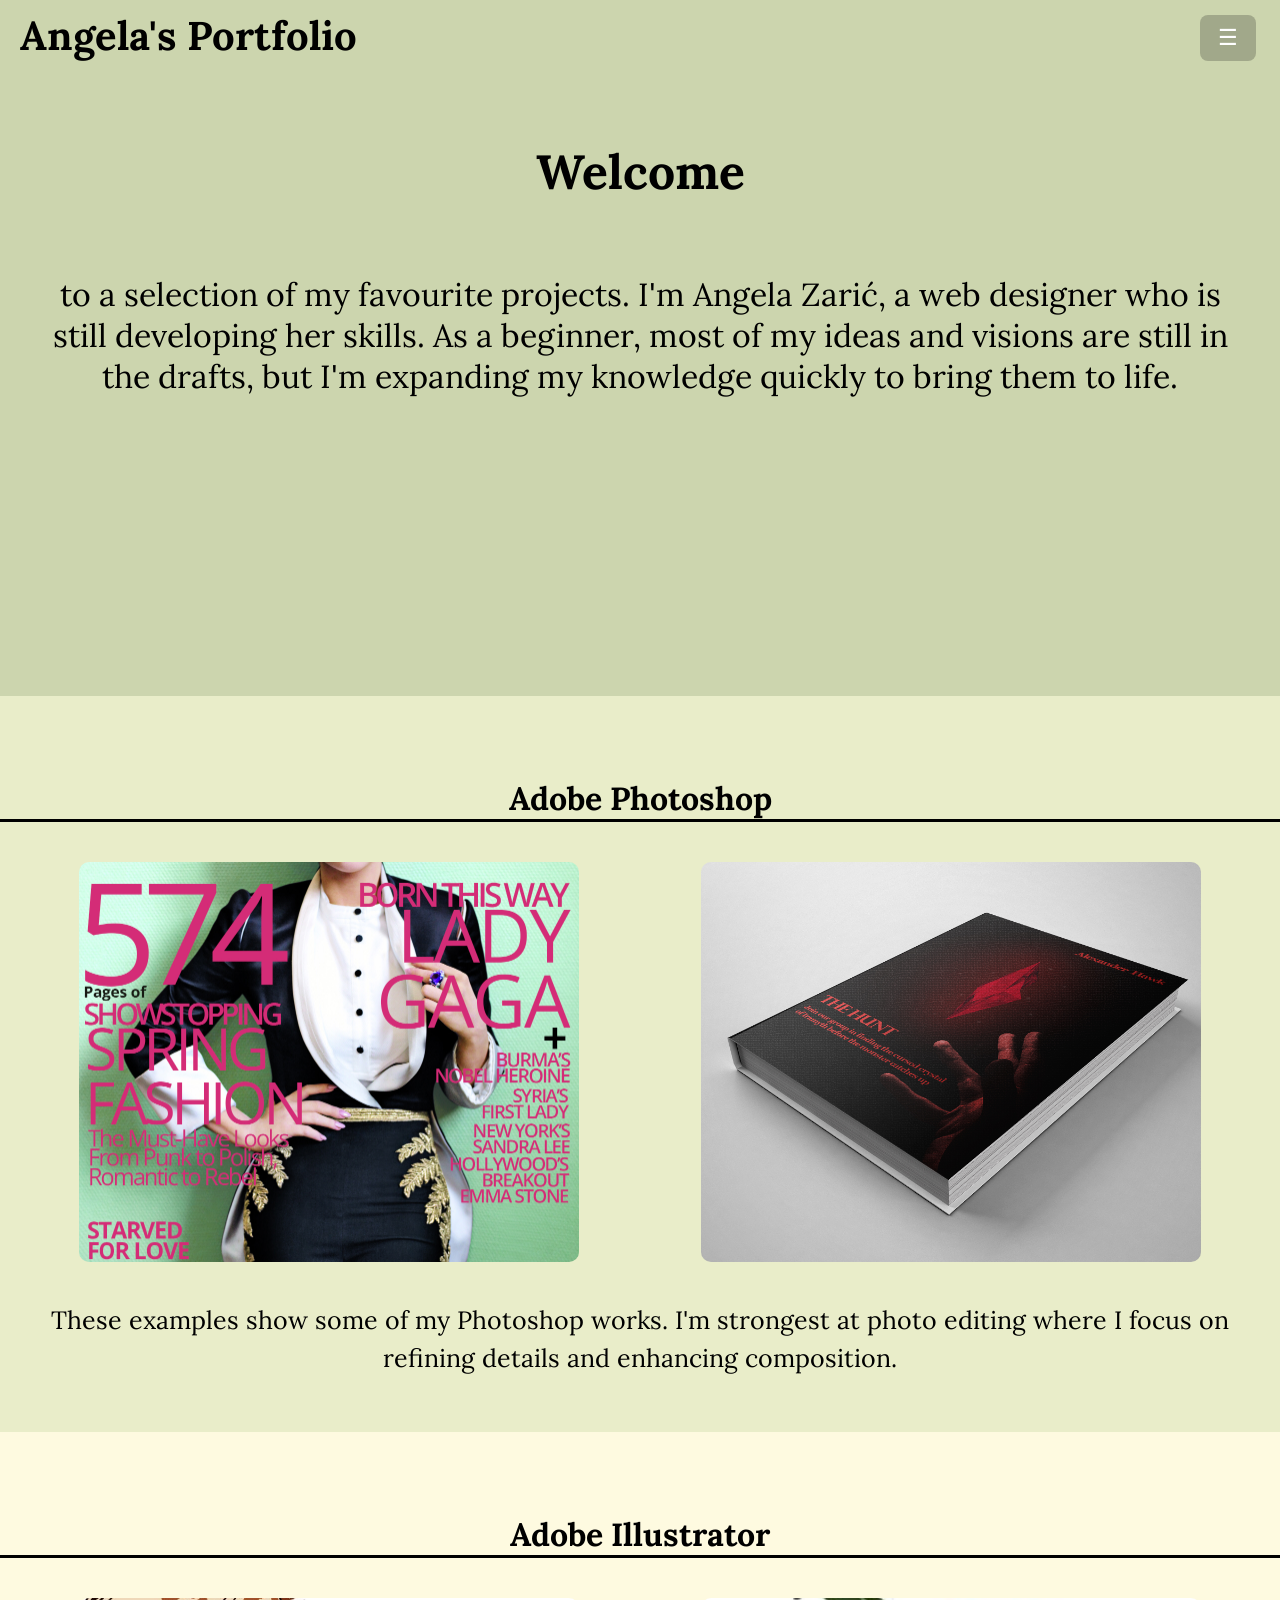
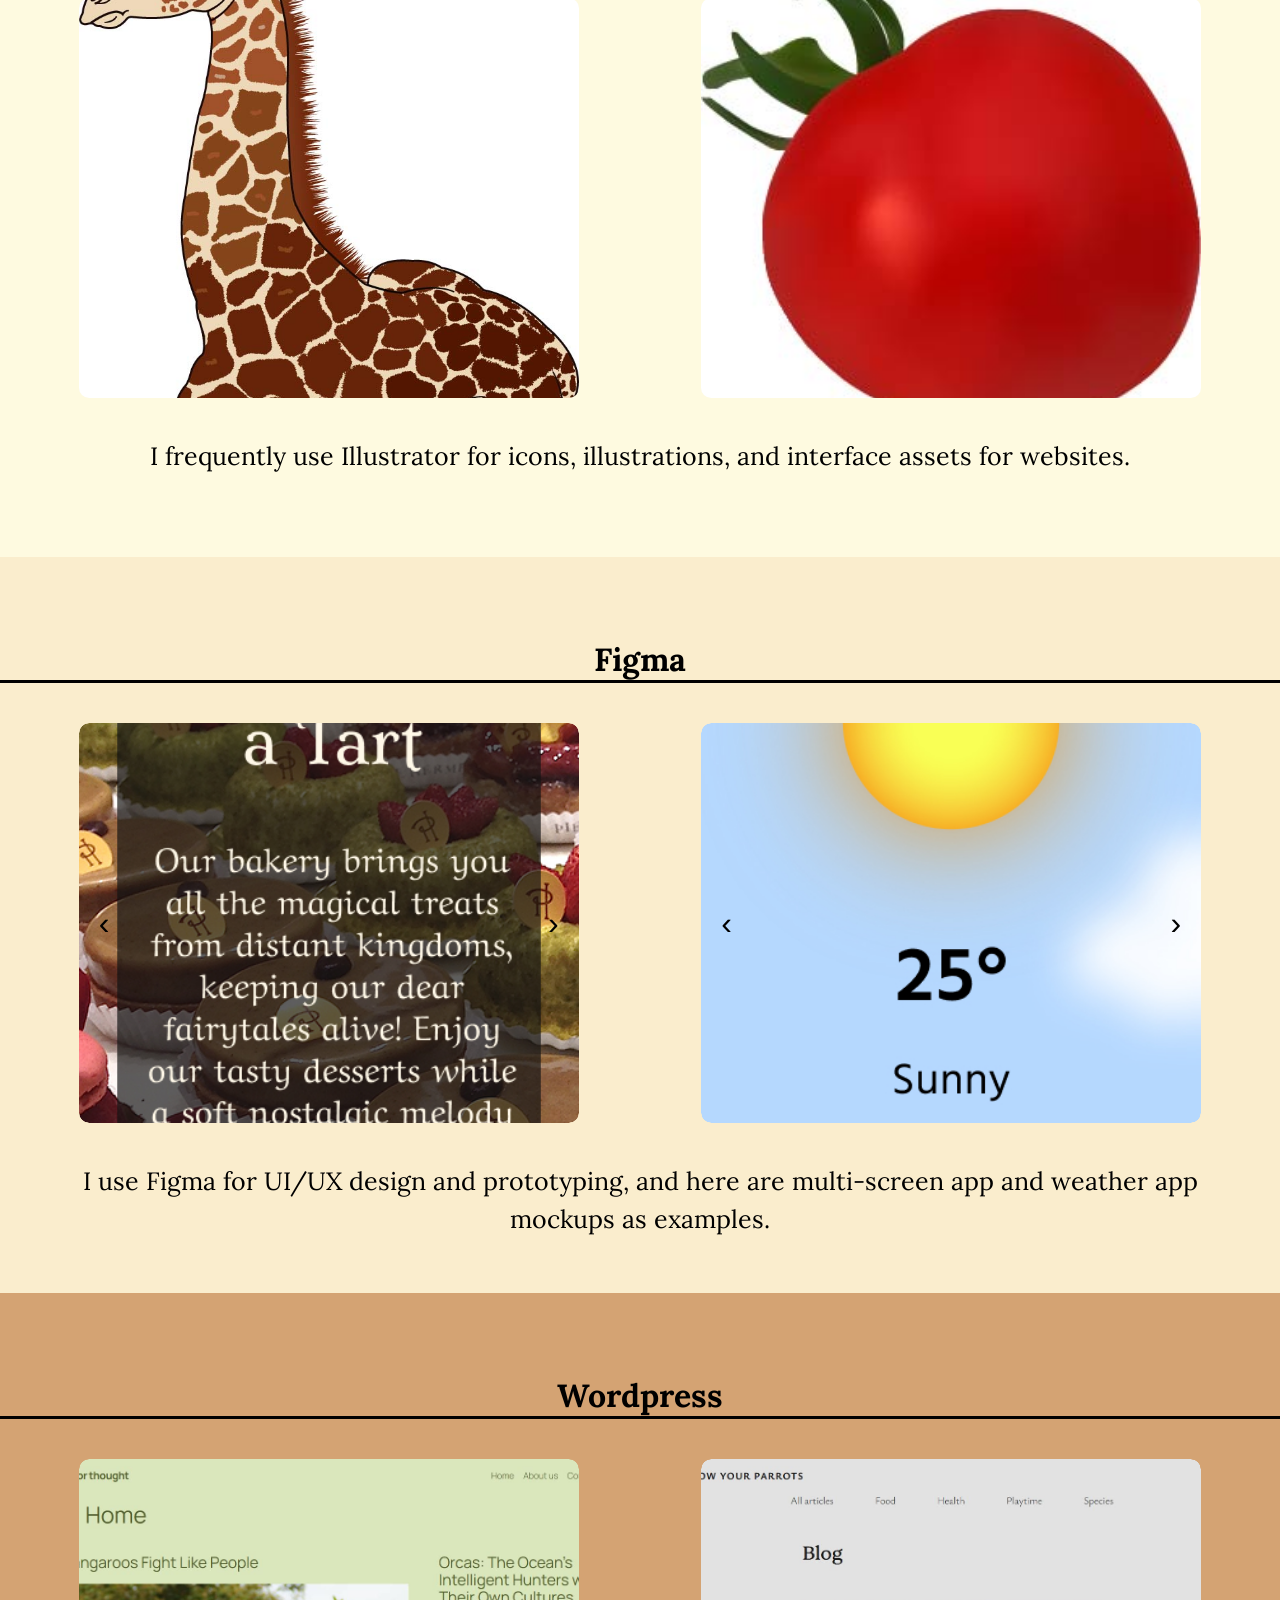
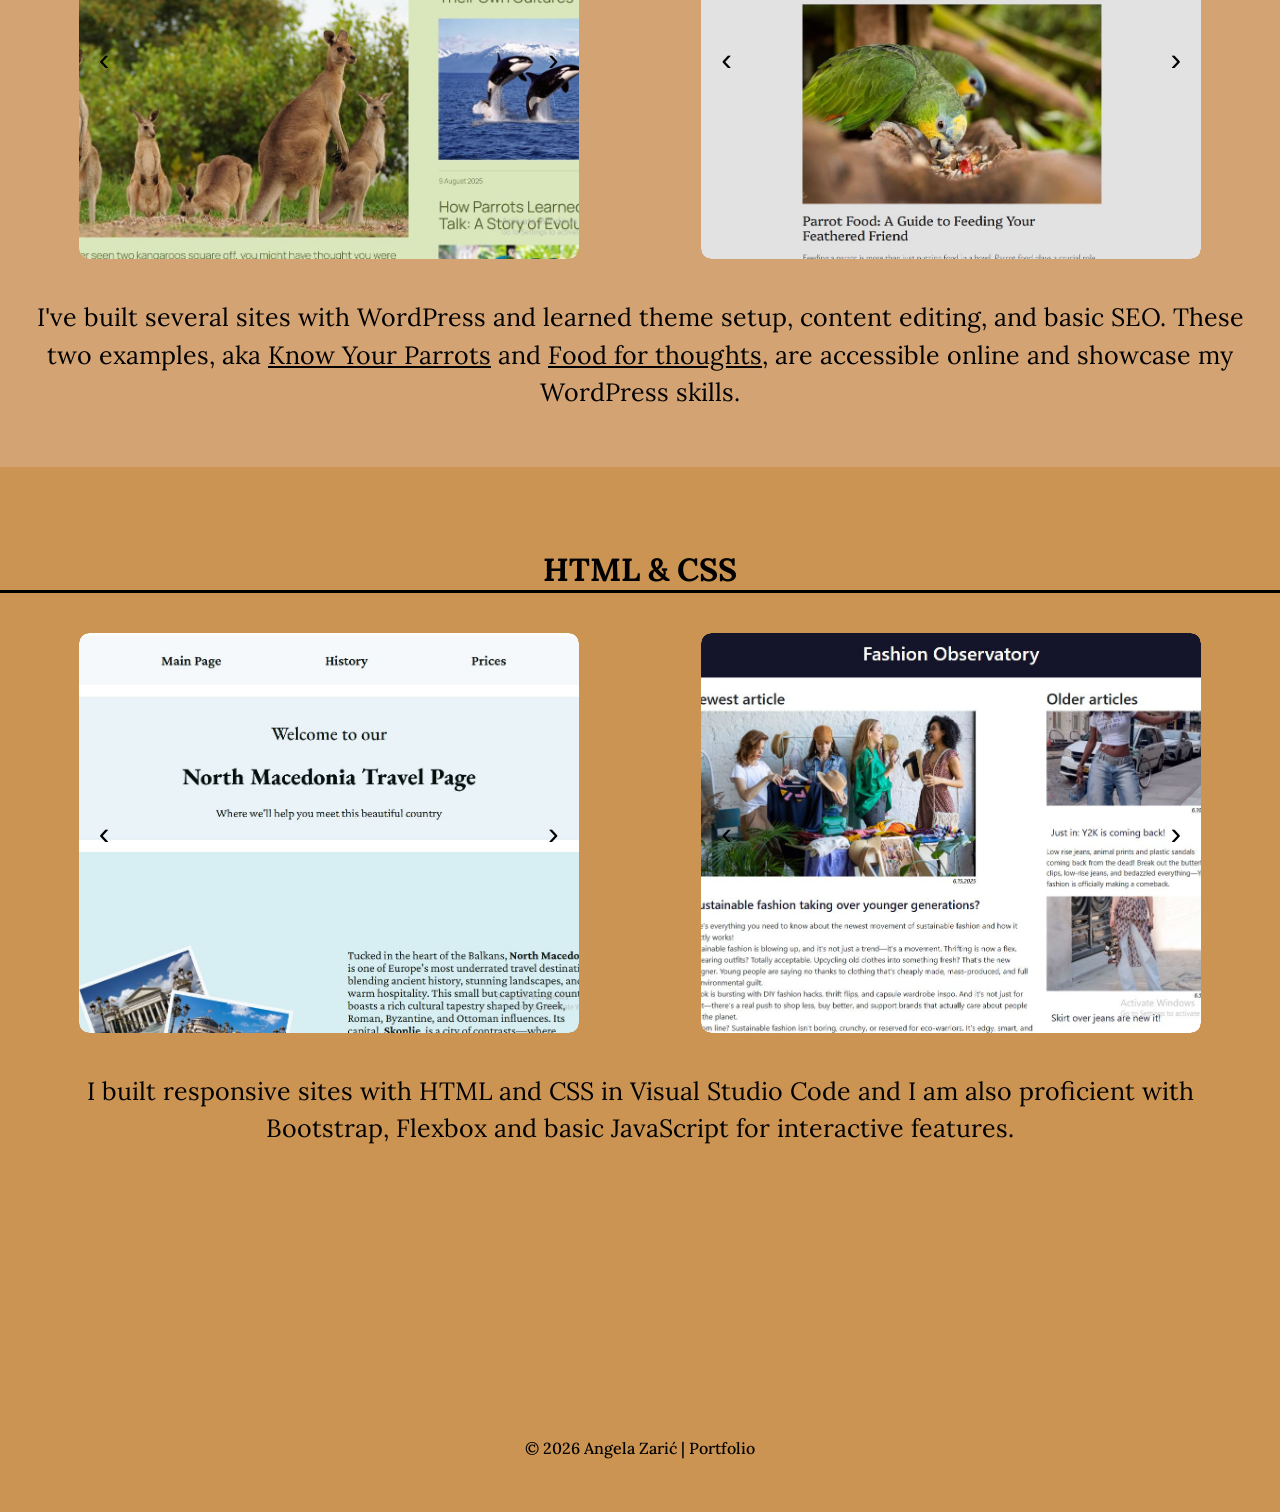
<file: index.html>
<!DOCTYPE html>
<html lang="en">
    <head>
        <meta charset="UTF-8">
        <meta description="A little portfolio that showcases everything I have done over the year in IT Academy.">
        <meta name = "viewport" content="width=device-width, initial-scale=1.0">
        <link rel="stylesheet" href="stylesheet.css">
        <link href="https://fonts.googleapis.com/css2?family=Crimson+Pro:ital,wght@0,200..900;1,200..900&family=EB+Garamond:ital,wght@0,400..800;1,400..800&family=Lora:ital,wght@0,400..700;1,400..700&family=Neuton:ital,wght@0,200;0,300;0,400;0,700;0,800;1,400&display=swap" rel="stylesheet">
    </head>
    <body>
        <header>
            <h1>Angela's Portfolio</h1>
            <nav class="dropdown-nav">
                <button class="dropdown-toggle">&#9776;</button>
                <ul class="dropdown-menu">
                    <li><a href="#sec-1">Adobe Photoshop</a></li>
                    <li><a href="#sec-2">Adobe Illustrator</a></li>
                    <li><a href="#sec-3">Figma</a></li>
                    <li><a href="#sec-4">Wordpress</a></li>
                    <li><a href="#sec-5">HTML & CSS</a></li>
                </ul>
            </nav>
        </header>
        <section class="welcome">
            <h2>Welcome</h2>
            <p id="welcome-text">to a selection of my favourite projects. I'm Angela Zarić, a web designer who is still developing her skills. As a beginner, most of my ideas and visions are still in the drafts, but I'm expanding my knowledge quickly to bring them to life.</p>
        </section>
        <section class="spacer"></section>
        <section id="sec-1">
            <div class="row">
                <h3 class="title">Adobe Photoshop</h3>
                <div class="elements-for-grid">
                    <div class="image-container">
                        <img class="image-one" src="images/w1738073045_Modul_7_T_64799.jpg" alt="A front page of a magazine featuring Lady Gaga">
                        <a href="images/w1738073045_Modul_7_T_64799.jpg" class="see-more" target="_blank">See more</a>
                    </div>
                <p class="text">These examples show some of my Photoshop works. I'm strongest at photo editing where I focus on refining details and enhancing composition.</p>
                <div class="image-container">
                    <img class="image-two" src="images/w1738240936_Book_final_64799.jpg" alt="A book with black cover resting on a white surface">
                    <a href="images/w1738240936_Book_final_64799.jpg" class="see-more" target="_blank">See more</a>
                </div>
                </div>
            </div>
            </section>
            <section id="sec-2">
            <div class="row">
                <h3 class="title">Adobe Illustrator</h3>
                <div class="elements-for-grid">
                    <div class="image-container">
                        <img class="image-one" src="images/w1743006073_AI_modul_6_64799.jpg" alt="A drawn image of a giraffe made in AI">
                        <a href="images/w1743006073_AI_modul_6_64799.jpg" class="see-more" target="_blank">See more</a>
                    </div>
                <p class="text">I frequently use Illustrator for icons, illustrations, and interface assets for websites.</p>
                <div class="image-container">
                    <img class="image-two" id="the-hunt" src="images/w1743006032_AI_modul_5_64799.jpg" alt="A 3D looking drawing of a tomato">
                    <a href="images/w1743006032_AI_modul_5_64799.jpg" class="see-more" target="_blank">See more</a>
                </div>
                </div>
            </div>
            </section>
            <section id="sec-3">
            <div class="row">
                <h3 class="title">Figma</h3>
                <div class="elements-for-grid">
                    <div class="image-container carousel-container">
                        <button class="prev">‹</button>
                        <ul class="carousel image-one">
                            <li>
                                <div class="image-card">
                                    <img src="images/main page.jpg"  alt="An image of a mobile app for desserts.">
                                <a href="images/main page.jpg" class="see-more" target="_blank">See more</a>
                                </div>
                            </li>
                            <li>
                                <div class="image-card">
                                    <img src="images/products.jpg"  alt="An image of a mobile app for desserts.">
                                <a href="images/products.jpg" class="see-more" target="_blank">See more</a>
                                </div>
                            </li>
                            <li>
                                <div class="image-card">
                                    <img src="images/products filter.jpg"  alt="An image of a mobile app for desserts.">
                                <a href="images/products filter.jpg" class="see-more" target="_blank">See more</a>
                                </div>
                            </li>
                            <li>
                                <div class="image-card">
                                    <img src="images/more information.jpg"  alt="An image of a mobile app for desserts.">
                                <a href="images/more information.jpg" class="see-more" target="_blank">See more</a>
                                </div>
                            </li>
                            <li>
                                <div class="image-card">
                                    <img src="images/contact.jpg"  alt="An image of a mobile app for desserts.">
                                    <a href="images/contact.jpg" class="see-more" target="_blank">See more</a>
                                </div>
                            </li>
                          </ul>
                          <button class="next">›</button>
                    </div>
                <p class="text">I use Figma for UI/UX design and prototyping, and here are multi-screen app and weather app mockups as examples.</p>
                <div class="image-container">
                    <div class="image-container carousel-container">
                        <button class="prev">‹</button>
                        <ul class="carousel image-two">
                            <li>
                                <div class="image-card">
                                    <img src="images/sunny.JPG"  alt="An image of a weather app showing sunny weather">
                                <a href="images/sunny.JPG" class="see-more" target="_blank">See more</a>
                                </div>
                            </li>
                            <li>
                                <div class="image-card">
                                    <img src="images/mostly sunny.JPG"  alt="An image of a weather app showing mostly sunny weather">
                                <a href="images/mostly sunny.JPG" class="see-more" target="_blank">See more</a>
                                </div>
                            </li>
                            <li>
                                <div class="image-card">
                                    <img src="images/partly cloudy.JPG"  alt="An image of a weather app showing partly cloudy weather">
                                    <a href="images/partly cloudy.JPG" class="see-more" target="_blank">See more</a>
                                </div>                               
                            </li>
                            <li>
                                <div class="image-card">
                                    <img src="images/light rain.JPG" alt="An image of a weather app showing light rain">
                                <a href="images/light rain.JPG" class="see-more" target="_blank">See more</a>
                                </div>
                            </li>
                            <li>
                                <div class="image-card">
                                    <img src="images/cloudy.JPG"  alt="An image of a weather app showing cloudy weather">
                                    <a href="images/cloudy.JPG" class="see-more" target="_blank">See more</a>
                                </div>
                            </li>
                            <li>
                                <div class="image-card">
                                    <img src="images/rain.JPG"  alt="An image of a weather app showing rainy weather">
                                    <a href="images/rain.JPG" class="see-more" target="_blank">See more</a>
                                </div>  
                            </li>
                            <li>
                                <div class="image-card">
                                    <img src="images/thunderstorm.JPG"  alt="An image of a weather app showing thunderstorm"> 
                                    <a href="images/thunderstorm.JPG" class="see-more" target="_blank">See more</a>
                                </div>
                            </li>
                            <li>
                                <div class="image-card">
                                    <img src="images/snow.JPG"  alt="An image of a weather app showing snowy weather">
                                <a href="images/snow.JPG" class="see-more" target="_blank">See more</a>
                                </div>
                            </li>
                            <li>
                                <div class="image-card">
                                    <img src="images/light snow.JPG"  alt="An image of a weather app showing light snow">
                                <a href="images/light snow.JPG" class="see-more" target="_blank">See more</a>
                                </div> 
                            </li>
                          </ul>
                          <button class="next">›</button>
                    </div>
                </div>
                </div>
            </div>
            </section>
            <section id="sec-4">
            <div class="row">
                <h3 class="title">Wordpress</h3>
                <div class="elements-for-grid">
                    <div class="image-container carousel-container">
                        <button class="prev">‹</button>
                        <ul class="carousel ">
                            <li>
                                <div class="image-card">
                                    <img src="images/wp main.JPG" alt="An image showing a website made in Wordpress">
                                <a href="images/wp main.JPG" class="see-more" target="_blank">See more</a>
                                </div>
                            </li>
                            <li>
                                <div class="image-card">
                                    <img src="images/wp about.JPG" alt="An image showing a website made in Wordpress">
                                <a href="images/wp about.JPG" class="see-more" target="_blank">See more</a>
                                </div>
                            </li>
                            <li>
                                <div class="image-card">
                                    <img src="images/wp article.JPG" alt="An image showing a website made in Wordpress">
                                <a href="images/wp article.JPG" class="see-more" target="_blank">See more</a>
                                </div>
                            </li>
                            <li>
                                <div class="image-card">
                                    <img src="images/wp footer.JPG" alt="An image showing a website made in Wordpress">
                                <a href="images/wp footer.JPG" class="see-more" target="_blank">See more</a>
                                </div>
                            </li>
                            <li>
                                <div class="image-card">
                                    <img src="images/wp contribute.JPG" alt="An image showing a website made in Wordpress">
                                <a href="images/wp contribute.JPG" class="see-more" target="_blank">See more</a>
                                </div>
                            </li>
                          </ul>
                          <button class="next">›</button>
                    </div>
                    <p class="text">I've built several sites with WordPress and learned theme setup, content editing, and basic SEO. These two examples, aka <a href="https://dev-know-your-parrots.pantheonsite.io/">Know Your Parrots</a> and <a href="https://dev-food-for-thoughts.pantheonsite.io/">Food for thoughts</a>, are accessible online and showcase my WordPress skills.</p>
                <div class="image-container">
                    <div class="image-container carousel-container">
                        <button class="prev">‹</button>
                        <ul class="carousel ">
                            <li>
                                <div class="image-card">
                                    <img src="images/wp kyp main.JPG" alt="An image showing a website made in Wordpress">
                                <a href="images/wp kyp main.JPG" class="see-more" target="_blank">See more</a>
                                </div>
                            </li>
                            <li>
                                <div class="image-card">
                                    <img src="images/wp kyp content.JPG" alt="An image showing a website made in Wordpress">
                                <a href="images/wp kyp content.JPG" class="see-more" target="_blank">See more</a>
                                </div>
                            </li>
                            <li>
                                <div class="image-card">
                                    <img src="images/wp kyp footer.JPG" alt="An image showing a website made in Wordpress">
                                <a href="images/wp kyp footer.JPG" class="see-more" target="_blank">See more</a>
                                </div>
                            </li>
                          </ul>
                          <button class="next">›</button>
                    </div>
                </div>
                </div>
            </div>
        </section>
        <section id="sec-5">
            <div class="row">
                <h3 class="title">HTML & CSS</h3>
                <div class="elements-for-grid">
                    <div class="image-container carousel-container">
                        <button class="prev">‹</button>
                        <ul class="carousel ">
                            <li>
                                <div class="image-card">
                                    <img src="images/np main page.JPG" alt="An image showing a website made in Wordpress">
                                <a href="images/np main page.JPG" class="see-more" target="_blank">See more</a>
                                </div>
                            </li>
                            <li>
                                <div class="image-card">
                                    <img src="images/nm history.JPG" alt="An image showing a website made in Wordpress">
                                <a href="images/nm history.JPG" class="see-more" target="_blank">See more</a>
                                </div>
                            </li>
                            <li>
                                <div class="image-card">
                                    <img src="images/nm prices.JPG" alt="An image showing a website made in Wordpress">
                                <a href="images/nm prices.JPG" class="see-more" target="_blank">See more</a>
                                </div>
                            </li>
                            <li>
                                <div class="image-card">
                                    <img src="images/np footer.JPG" alt="An image showing a website made in Wordpress">
                                <a href="images/np footer.JPG" class="see-more" target="_blank">See more</a>
                                </div>
                            </li>
                          </ul>
                          <button class="next">›</button>
                    </div>
                <p class="text">I built responsive sites with HTML and CSS in Visual Studio Code and I am also proficient with Bootstrap, Flexbox and basic JavaScript for interactive features.</p>
                <div class="image-container">
                    <div class="image-container carousel-container">
                        <button class="prev">‹</button>
                        <ul class="carousel ">
                            <li>
                                <div class="image-card">
                                    <img src="images/fashion blog main.JPG" alt="An image showing a website made in Wordpress">
                                <a href="images/fashion blog main.JPG" class="see-more" target="_blank">See more</a>
                                </div>
                            </li>
                            <li>
                                <div class="image-card">
                                    <img src="images/fashion blog article.JPG" alt="An image showing a website made in Wordpress">
                                <a href="images/fashion blog article.JPG" class="see-more" target="_blank">See more</a>
                                </div>
                            </li>
                            <li>
                                <div class="image-card">
                                    <img src="images/fashion blog footer.JPG" alt="An image showing a website made in Wordpress">
                                <a href="images/fashion blog footer.JPG" class="see-more" target="_blank">See more</a>
                                </div>
                            </li>
                          </ul>
                          <button class="next">›</button>
                    </div>
                </div>
                </div>
            </div>
        </section>
        <section id="sec-6">
            <footer>
                <p>© 2026 Angela Zarić | Portfolio</p>
              </footer>
        </section>
        <script src="javascript.js"></script>
    </body>
</html>
</file>
<file: stylesheet.css>
html, body {
    margin: 0;
    padding: 0;
    width: 100%;
    box-sizing: border-box;
  }
  

body {
    background-color: #ccd5ae;
    font-family: 'Lora', sans-serif;
    box-sizing: border-box;
    overflow-x: hidden;
}

header {
    display: flex;
    justify-content: space-between;
    align-items: center;
    background-color: #ccd5ae;
    position: sticky;
    top: 0;
    left: 0;
    width: 100%;
    z-index: 1000;
    padding: 10px 0 0 0;
    box-sizing: border-box;
}

h1 {
    font-size: 40px;
    margin: 0;
    margin-bottom: 5px;
    padding-left: 20px;
    flex: 1;
    text-align: left;
}

.dropdown-nav {
    position: relative;
    margin-right: 24px;
}

.dropdown-toggle {
    background: #a1a88a;
    color: white;
    padding: 10px 18px;
    border: none;
    border-radius: 8px;
    font-size: 22px;
    cursor: pointer;
}

.dropdown-menu {
    display: none;
    position: absolute;
    right: 0;
    top: 48px;
    background: #fefae0;
    box-shadow: 0 8px 16px rgba(0,0,0,0.12);
    border-radius: 8px;
    min-width: 180px;
    padding: 0;
    margin: 0;
    list-style: none;
    z-index: 2000;
}
  
.dropdown-menu li a {
    display: block;
    padding: 12px 18px;
    color: #333;
    text-decoration: none;
    border-bottom: 1px solid #e9edc9;
}
  
.dropdown-menu li a:hover {
    background: #a1a88a;
    color: white;
}
  
.dropdown-nav.open .dropdown-menu {
    display: block;
}

.welcome {
    font-size: 32px;
    padding: 35px;
    height: 100vh;
    text-align: center;
    display: flex;
    flex-direction: column;
    align-items: center;
    justify-content: start;
    position: fixed;
    z-index: 0;
}

a {
    color: black
}

a:hover {
    color: #fffaf5
}

.spacer {
    height: 70vh
}

#sec-1, #sec-2, #sec-3, #sec-4, #sec-5, #sec-6 {
    min-height: 75vh;
    width: 100%;
    position: sticky;
    top: 0;
    left: 0;
    padding-top: 50px;
}

#sec-1 {
    z-index: 10;
    background-color: #e9edc9;
}

#sec-2 {
    z-index: 20;
    background-color: #fefae0;
}

#sec-3 {
    z-index: 30;
    background-color: #faedcd;
}

#sec-4 {
    z-index: 40;
    background-color: #d4a373;
    
}

#sec-5 {
    z-index: 50;
    background-color: #cc9452;
    min-height: 60vh !important;
    height: 95vh !important;
}

#sec-6 {
    z-index: 1500;
    background-color: #cc9452;
    min-height: 5vh !important;
    height: 10vh !important;
    text-align: center;
    font-weight: 500;

}

h3 {
    font-size: 32px;
    text-align: center;
    margin-bottom: 0;
    font-weight: 700;
    border-bottom: 3px solid black ;
    margin-bottom: 20px;
}

.elements-for-grid {
    font-size: 25px;
    text-align: center;
    display: grid;
    grid-template-columns: auto;
    grid-template-areas: 
    "image1 image2"
    "text  text";
    align-items: center;
    justify-items: center;
    gap: 5px;
    padding: 20px;
}

.image-one {
    grid-area: image1;
}

.image-two {
    grid-area: image2;
}


.text {
    grid-area: text;
    line-height: 1.5;
    padding: 10px
}


.image-container {
    position: relative;
    width: 500px;
    height: 400px;
    cursor: pointer;
    overflow: hidden;
    border-radius: 10px;
}

.image-container:hover img {
    transform: scale(1.05); 
}

.see-more {
    position: absolute;
    bottom: 10px;
    left: 50%;
    transform: translateX(-50%);
    background: rgba(212,163,115,0.6);
    color: white;
    padding: 5px 10px;
    text-decoration: none;
    opacity: 0;
    transition: opacity 0.3s ease;
    border-radius: 4px;
}

.image-container:hover .see-more {
    opacity: 1; 
}

img {
    height: 400px;
    width: 500px;
    object-fit: cover !important;
    object-position: center;
    transition: transform 0.3s ease, filter 0.3s ease;
    overflow: hidden;
}

img:hover {
    transform: scale(1.05);
    filter: brightness(70%);
}

ul {
    display: flex;
    gap: 2vw;
    overflow-y: hidden;
    scroll-snap-type: x mandatory;
    padding: 0;
    margin: 0;
}

li {
    list-style-type: none;
    flex: 0 0 auto; 
    scroll-snap-align: center;
}


.carousel-container {
    position: relative;
    width: 500px;
    height: 400px;
    cursor: pointer;
    overflow: hidden;
    border-radius: 10px;
}

.carousel {
    display: flex;
    gap: 10px;
    overflow-x: auto;
    scroll-behavior: smooth;
    padding: 0;
    margin: 0;
    list-style: none;
}

.carousel li {
    flex: 0 0 100%;       
    max-width: 100%;
    height: 100%;
    list-style: none;
  }

button.prev { 
    left: 10px; 
}

button.next { 
    right: 10px; 
}

button.prev, button.next {
    position: absolute;
    top: 50%;
    transform: translateY(-50%);
    z-index: 2;
    background: none;      
    color: black;          
    border: none;         
    font-size: 2rem;      
    cursor: pointer;
    padding: 0 10px;        
}

.image-card {
    position: relative;
    width: 500px;
    height: 400px;
    cursor: pointer;
    overflow: hidden;
    border-radius: 10px;
}

.image-card img {
    width: 100%;
    height: 100%;
    object-fit: cover;
    object-position: center;
    border-radius: 10px;
    transition: transform 0.3s ease, filter 0.3s ease;
}

.image-card:hover img {
    transform: scale(1.05);
    filter: brightness(70%);
}

.image-card .see-more {
    position: absolute;
    bottom: 10px;
    left: 50%;
    transform: translateX(-50%);
    background: rgba(212,163,115,0.6);
    color: white;
    padding: 5px 10px;
    text-decoration: none;
    opacity: 0;
    transition: opacity 0.3s ease;
    border-radius: 4px;
    z-index: 2;
}

.image-card:hover .see-more {
    opacity: 1;
}

@media (min-width: 600px) and (max-width: 1024px) {
.image-container, .image-card, .carousel-container {
    width: 400px;   
    height: 240px;  
    max-width: 90vw;
    min-width: 120px;
}

img {
    height: 240px;
    width: 400px;
    object-fit: cover !important;
    object-position: center;
    transition: transform 0.3s ease, filter 0.3s ease;
    overflow: hidden;
}

.elements-for-grid {
    font-size: 20px;
}
#sec-1, #sec-2, #sec-3, #sec-4, #sec-5, #sec-6 {
    min-height: 65vh;
    width: 100%;
    position: sticky;
    top: 0;
    left: 0;
    padding-top: 40px;
}

#sec-1 {
    z-index: 10;
    background-color: #e9edc9;
}

#sec-2 {
    z-index: 20;
    background-color: #fefae0;
}

#sec-3 {
    z-index: 30;
    background-color: #faedcd;
}

#sec-4 {
    z-index: 40;
    background-color: #d4a373;
    
}

#sec-5 {
    z-index: 50;
    background-color: #cc9452;
    min-height: 65vh !important;
    height: 70vh !important;
}

#sec-6 {
    z-index: 1500;
    background-color: #cc9452;
    min-height: 5vh !important;
    height: 10vh !important;
    text-align: center;
    font-weight: 500;

}
}

@media (max-width: 900px) {
h1 {
    font-size: 28px;
    padding-left: 10px;
}

.welcome {
    font-size: 24px;
    padding: 25px;
    height: 80vh;
}

.spacer {
    height: 80vh;
}

#sec-1, #sec-2, #sec-3, #sec-4 {
    min-height: 90vh;
    padding-top: 16px;
}

}

@media (max-width: 600px) {
header {
    padding: 0;
}

h1 {
    font-size: 22px;
    text-align: center;
}

.welcome {
    font-size: 18px;
    padding: 20px;
    height: 70vh;
}

.dropdown-nav {
    position: relative;
    padding: 5px;
}

.spacer {
    height: 50vh;
}

#sec-1, #sec-2, #sec-3, #sec-4, #sec-5, #sec-6 {
    min-height: 75vh;
    padding-top: 45px;
    padding-bottom: 0;

}

h3 {
    font-size: 20px;
}

.elements-for-grid {
    grid-template-columns: 1fr;
    grid-template-areas: 
        "image1"
        "text"
        "image2";
    gap: 5px;
    font-size: 16px;
}

.image-container, .image-card, .carousel-container {
    width: 350px;
    max-width: 350px;
    height: 250px;
    min-height: 180px;
    margin: 0 auto;
}

img {
    height: 100%;
    width: 100%;
    object-fit: cover !important;
    object-position: top;
    transition: transform 0.3s ease, filter 0.3s ease;
}

.text {
    min-width: unset;
    min-height: 55px;
    padding-left: 5px;
    padding-right: 5px;
    padding-top: 0;
    padding-bottom: 5px;
}

.carousel {
    gap: 5px;
}

button.prev, button.next {
    font-size: 1.5rem;
    padding: 0 5px;
}

}

@media (min-width: 600px) and (max-width: 900px) {
header {
    display: flex;
    justify-content: space-between;
    align-items: center;
    background-color: #ccd5ae;
    position: sticky;
    top: 0;
    left: 0;
    width: 100%;
    z-index: 1000;
    padding: 10px 0 10px 0;
    box-sizing: border-box;
}

.elements-for-grid {
    grid-template-columns: 1fr;
    grid-template-areas: 
        "image1"
        "text"
        "image2";
    gap: 5px;
    font-size: 16px;
}

#sec-1, #sec-2, #sec-3, #sec-4, #sec-5, #sec-6 {
    min-height: 75vh;
    width: 100%;
    position: sticky;
    top: 0;
    left: 0;
    padding-top: 35px;
}

#sec-1 {
    z-index: 10;
    background-color: #e9edc9;
}

#sec-2 {
    z-index: 20;
    background-color: #fefae0;
}

#sec-3 {
    z-index: 30;
    background-color: #faedcd;
}

#sec-4 {
    z-index: 40;
    background-color: #d4a373;
    
}

#sec-5 {
    z-index: 50;
    background-color: #cc9452;
    min-height: 60vh !important;
    height: 95vh !important;
}

#sec-6 {
    z-index: 1500;
    background-color: #cc9452;
    min-height: 5vh !important;
    height: 10vh !important;
    text-align: center;
    font-weight: 500;

}

.text {
    grid-area: text;
    line-height: 1.5;
    padding: 10px;
    font-size: 16px;
}

}
</file>
